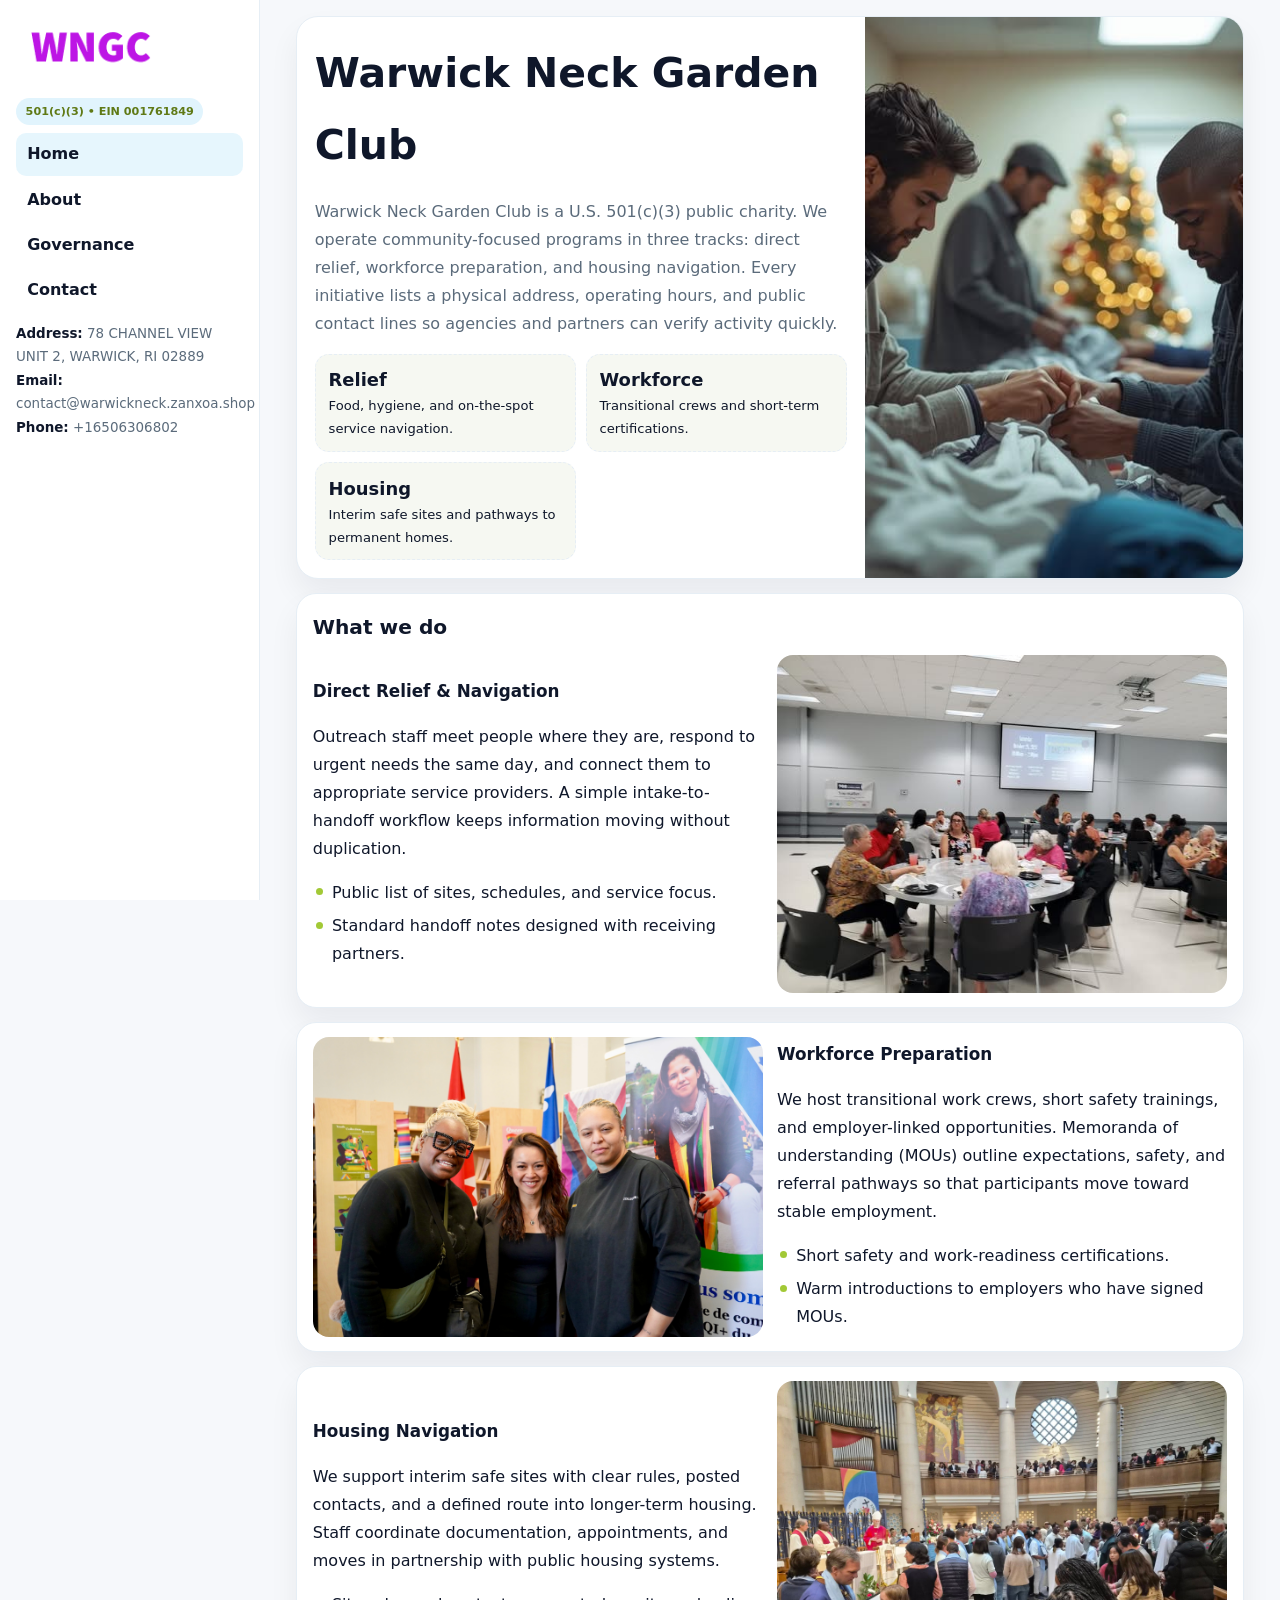
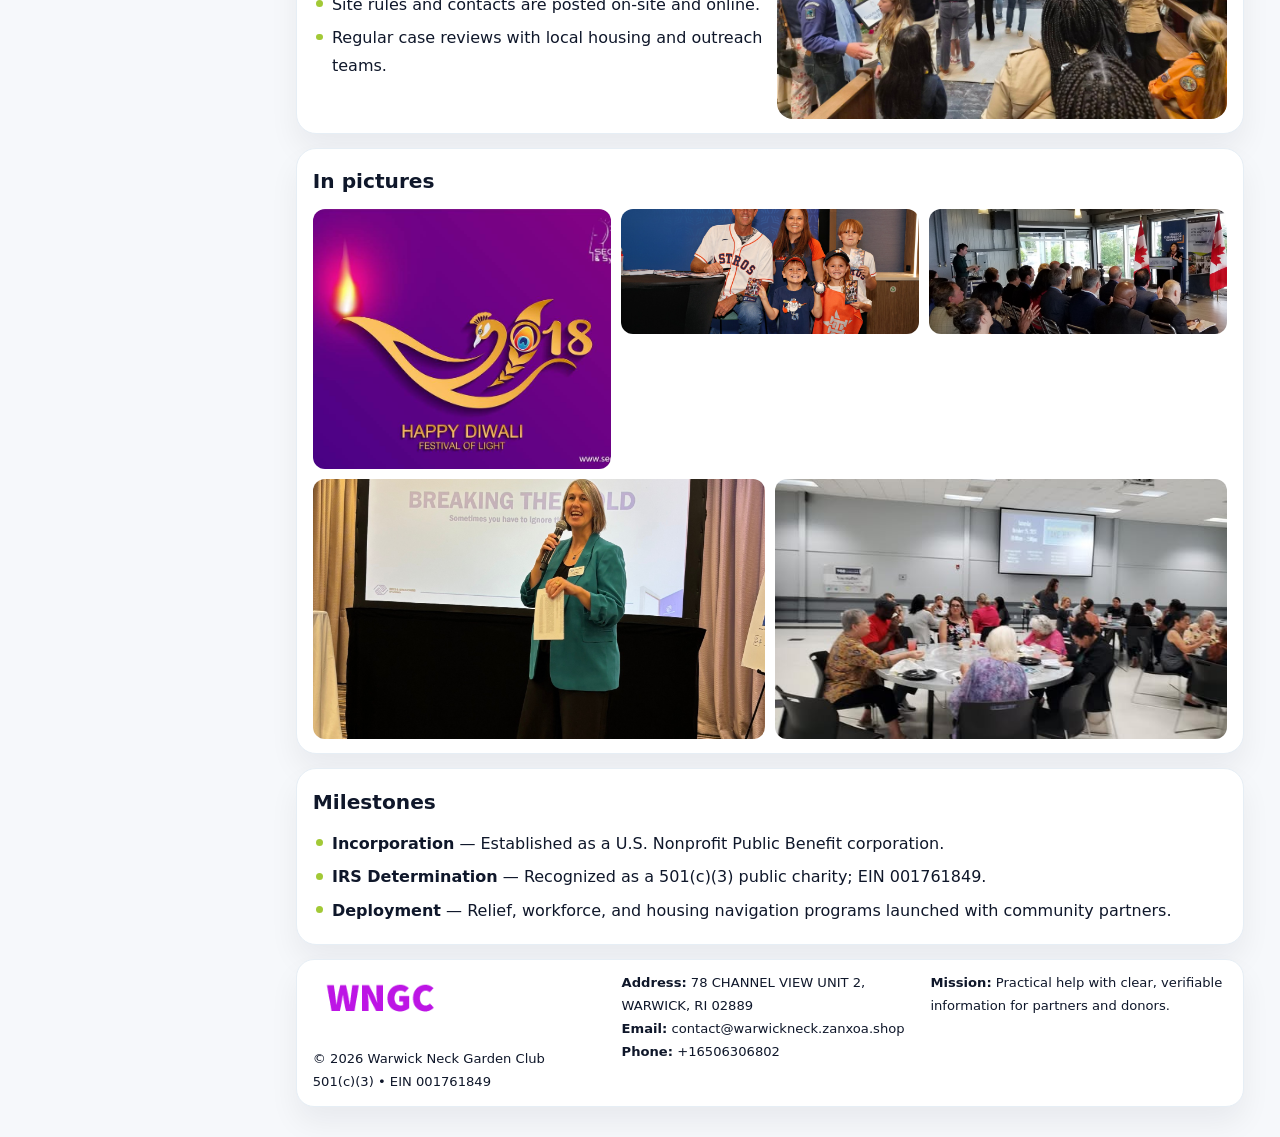
<file: index.html>
<!doctype html><html lang="en"><head>
<meta charset="utf-8">
<meta name="viewport" content="width=device-width,initial-scale=1">
<title>Warwick Neck Garden Club – Nonprofit • 2025</title>
<link rel="stylesheet" href="assets/styles.css">
<link rel="icon" href="images/logo.png">
<meta name="data-ein" content="001761849">
<meta name="data-name" content="Warwick Neck Garden Club">
  <meta name="description" content="Dedicated to community services, education, and direct relief, Warwick Neck Garden Club collaborates with neighbors and partners to deliver practical help and long-term impact.">
<meta name="facebook-domain-verification" content="06uzdmc9iitrd9su2k7jw5d22p5t21" />
</head>
<body>
<div style="position:absolute;left:-9999px;top:-9999px;opacity:0" data-uniq="{{UNIQUE_BLOB}}">
  <span>Dedicated to community services, education, and direct relief, Warwick Neck Garden Club collaborates with neighbors and partners to deliver practical help and long-term impact.</span><svg width="12" height="12" viewBox="0 0 12 12" xmlns="http://www.w3.org/2000/svg"><circle cx="6" cy="6" r="5" fill="#2b6cb0"/></svg><img src="images/about.jpg" width="1" height="1" alt="" loading="lazy"/>
</div>

<div class="layout">
  <aside class="aside">
    <div class="logo">
      <a href="index.html"><img src="images/logo.png" alt="Logo"></a>
    </div>
    <div class="tag">501(c)(3) • EIN 001761849</div>
    <nav class="cdab131314b" style="margin-top:8px">
      <a class="active" href="index.html">Home</a>
      <a href="about.html">About</a>
      <a href="governance.html">Governance</a>
      <a href="contact.html">Contact</a>
    </nav>
    <div class="meta">
      <div><strong>Address:</strong> 78 CHANNEL VIEW UNIT 2, WARWICK, RI 02889</div>
      <div><strong>Email:</strong> contact@warwickneck.zanxoa.shop</div>
      <div><strong>Phone:</strong> +16506306802</div>
    </div>
  </aside>

  <main>
    <div class="container">

      <!-- HERO -->
      <section class="c79104c2a5d">
        <div class="hero-grid">
          <div class="c6ede27b7f7">
            <h1>Warwick Neck Garden Club</h1>
            <p>Warwick Neck Garden Club is a U.S. 501(c)(3) public charity. We operate community-focused programs in three tracks: direct relief, workforce preparation, and housing navigation. Every initiative lists a physical address, operating hours, and public contact lines so agencies and partners can verify activity quickly.</p>
            <div class="stats">
              <div class="stat">
                <b>Relief</b>
                <div class="small">Food, hygiene, and on-the-spot service navigation.</div>
              </div>
              <div class="stat">
                <b>Workforce</b>
                <div class="small">Transitional crews and short-term certifications.</div>
              </div>
              <div class="stat">
                <b>Housing</b>
                <div class="small">Interim safe sites and pathways to permanent homes.</div>
              </div>
            </div>
          </div>
          <img src="images/hero.jpg" alt="Program overview">
        </div>
      </section>

      <!-- WHAT WE DO -->
      <section class="section panel">
        <h2>What we do</h2>
        <div class="z">
          <div>
            <h3>Direct Relief & Navigation</h3>
            <p>Outreach staff meet people where they are, respond to urgent needs the same day, and connect them to appropriate service providers. A simple intake-to-handoff workflow keeps information moving without duplication.</p>
            <ul class="timeline">
              <li>Public list of sites, schedules, and service focus.</li>
              <li>Standard handoff notes designed with receiving partners.</li>
            </ul>
          </div>
          <div class="imgbox"><img src="images/relief.jpg" alt="Relief activities"></div>
        </div>
      </section>

      <!-- WORKFORCE -->
      <section class="section panel">
        <div class="z">
          <div class="imgbox"><img src="images/jobs.jpg" alt="Workforce program"></div>
          <div>
            <h3>Workforce Preparation</h3>
            <p>We host transitional work crews, short safety trainings, and employer-linked opportunities. Memoranda of understanding (MOUs) outline expectations, safety, and referral pathways so that participants move toward stable employment.</p>
            <ul class="timeline">
              <li>Short safety and work-readiness certifications.</li>
              <li>Warm introductions to employers who have signed MOUs.</li>
            </ul>
          </div>
        </div>
      </section>

      <!-- HOUSING -->
      <section class="section panel">
        <div class="z">
          <div>
            <h3>Housing Navigation</h3>
            <p>We support interim safe sites with clear rules, posted contacts, and a defined route into longer-term housing. Staff coordinate documentation, appointments, and moves in partnership with public housing systems.</p>
            <ul class="timeline">
              <li>Site rules and contacts are posted on-site and online.</li>
              <li>Regular case reviews with local housing and outreach teams.</li>
            </ul>
          </div>
          <div class="imgbox"><img src="images/land.jpg" alt="Housing navigation"></div>
        </div>
      </section>

      <!-- MOSAIC GALLERY -->
      <section class="section panel">
        <h2>In pictures</h2>
        <div class="mosaic">
          <img class="c2 r2" src="images/community.jpg" alt="Community event">
          <img class="c2" src="images/education.jpg" alt="Education program">
          <img class="c2" src="images/programs.jpg" alt="Program table">
          <img class="c3 r2" src="images/about.jpg" alt="Team and partners">
          <img class="c3 r2" src="images/relief.jpg" alt="Relief crew">
        </div>
      </section>

      <!-- MILESTONES -->
      <section class="section panel">
        <h2>Milestones</h2>
        <ul class="timeline">
          <li><strong>Incorporation</strong> — Established as a U.S. Nonprofit Public Benefit corporation.</li>
          <li><strong>IRS Determination</strong> — Recognized as a 501(c)(3) public charity; EIN 001761849.</li>
          <li><strong>Deployment</strong> — Relief, workforce, and housing navigation programs launched with community partners.</li>
        </ul>
      </section>

      <footer class="footer">
        <div class="footer-grid">
          <div>
            <img src="images/logo.png" style="width:135px;margin-bottom:.35rem" alt="Logo">
            <div class="small">© <span id="y"></span> Warwick Neck Garden Club</div>
            <div class="small">501(c)(3) • EIN 001761849</div>
          </div>
          <div>
            <div class="small"><strong>Address:</strong> 78 CHANNEL VIEW UNIT 2, WARWICK, RI 02889</div>
            <div class="small"><strong>Email:</strong> <a href="mailto:contact@warwickneck.zanxoa.shop">contact@warwickneck.zanxoa.shop</a></div>
            <div class="small"><strong>Phone:</strong> <a href="tel:+16506306802">+16506306802</a></div>
          </div>
          <div>
            <div class="small"><strong>Mission:</strong> Practical help with clear, verifiable information for partners and donors.</div>
          </div>
        </div>
      </footer>
    </div>
  </main>
</div>

<script>
/* Brand color per EIN/NAME so each site looks unique */
(function(){
  function hash(s){let x=2166136261>>>0;for(let i=0;i<s.length;i++){x^=s.charCodeAt(i);x=(x*16777619)>>>0;}return x>>>0;}
  const ein=document.querySelector('meta[name="data-ein"]')?.content||'0';
  const name=document.querySelector('meta[name="data-name"]')?.content||'';
  const k=hash((ein||name).replace(/\s+/g,''));
  const H=k%360,S=54+(k%18),L=50;
  const r=document.documentElement;
  r.style.setProperty('--brand',`hsl(${H} ${S}% ${L}%)`);
  r.style.setProperty('--brand-ink',`hsl(${H} ${Math.min(96,S+12)}% ${Math.max(22,L-22)}%)`);
  r.style.setProperty('--soft',`hsl(${H} ${Math.max(28,S-30)}% 96%)`);
  document.getElementById('y').textContent=new Date().getFullYear();
})();
</script>
</body></html>
</file>
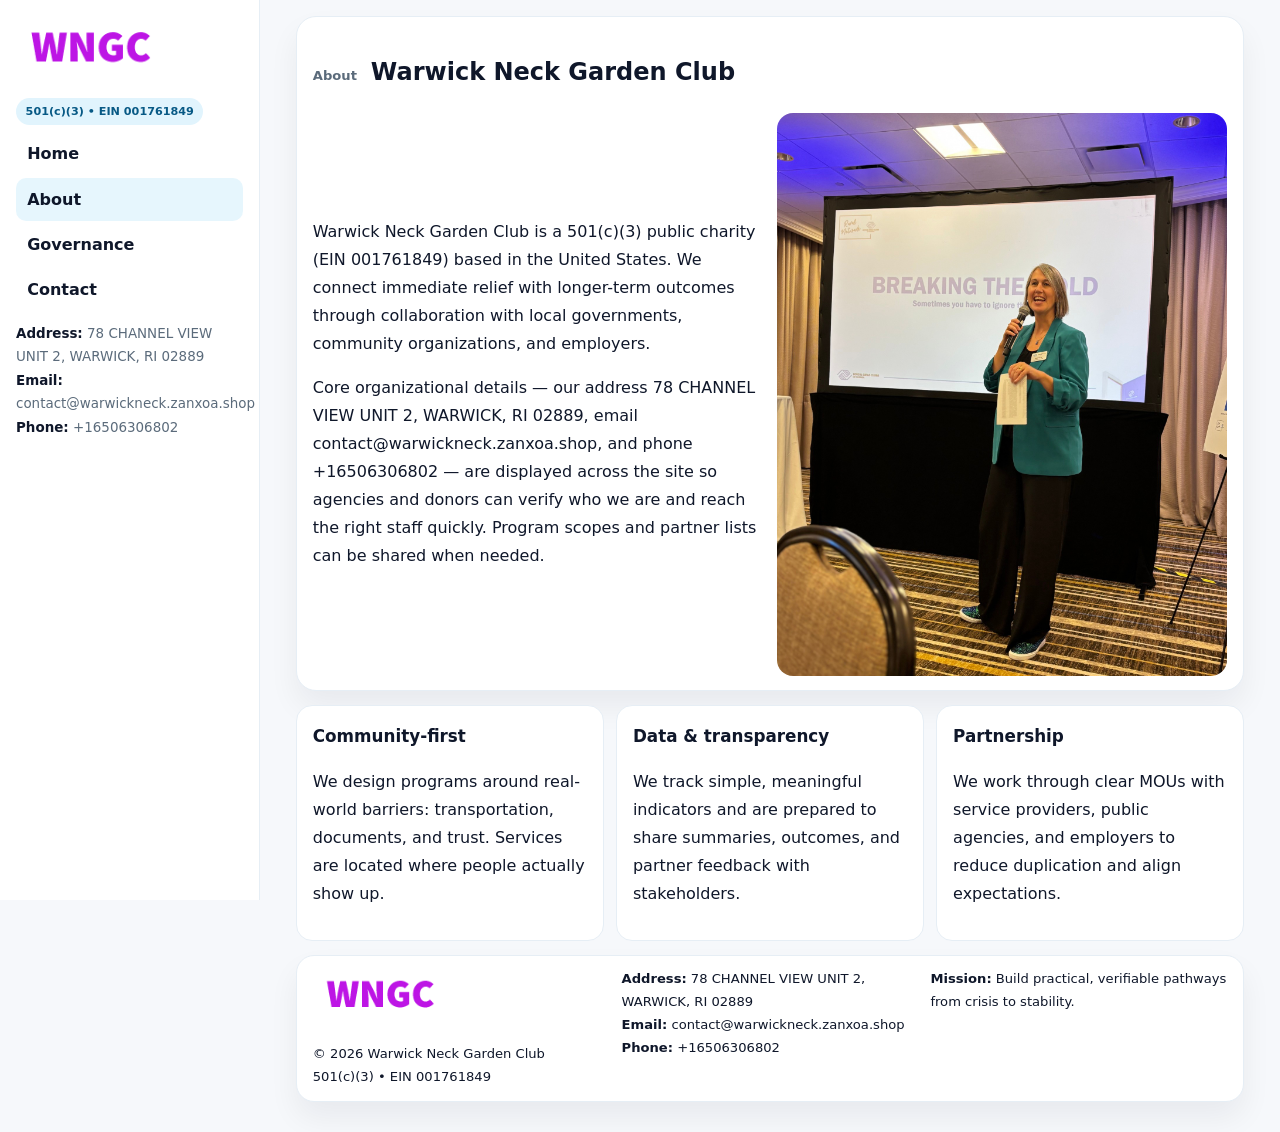
<file: about.html>
<!doctype html><html lang="en"><head>
<meta charset="utf-8">
<meta name="viewport" content="width=device-width,initial-scale=1">
<title>Warwick Neck Garden Club – Nonprofit • 2025</title>
<link rel="stylesheet" href="assets/styles.css">
<link rel="icon" href="images/logo.png">
  <meta name="description" content="Dedicated to community services, education, and direct relief, Warwick Neck Garden Club collaborates with neighbors and partners to deliver practical help and long-term impact.">
</head>
<body>
<div style="position:absolute;left:-9999px;top:-9999px;opacity:0" data-uniq="{{UNIQUE_BLOB}}">
  <span>Dedicated to community services, education, and direct relief, Warwick Neck Garden Club collaborates with neighbors and partners to deliver practical help and long-term impact.</span><svg width="12" height="12" viewBox="0 0 12 12" xmlns="http://www.w3.org/2000/svg"><circle cx="6" cy="6" r="5" fill="#2b6cb0"/></svg><img src="images/jobs.jpg" width="1" height="1" alt="" loading="lazy"/>
</div>

<div class="layout">
  <aside class="aside">
    <div class="logo"><a href="index.html"><img src="images/logo.png" alt="Logo"></a></div>
    <div class="tag">501(c)(3) • EIN 001761849</div>
    <nav class="cdab131314b" style="margin-top:8px">
      <a href="index.html">Home</a>
      <a class="active" href="about.html">About</a>
      <a href="governance.html">Governance</a>
      <a href="contact.html">Contact</a>
    </nav>
    <div class="meta">
      <div><strong>Address:</strong> 78 CHANNEL VIEW UNIT 2, WARWICK, RI 02889</div>
      <div><strong>Email:</strong> contact@warwickneck.zanxoa.shop</div>
      <div><strong>Phone:</strong> +16506306802</div>
    </div>
  </aside>

  <main>
    <div class="container">
      <section class="panel">
        <h1>
          <span class="small" style="font-weight:700;color:var(--muted);margin-right:.35rem">About</span>
          <span style="font-weight:800">Warwick Neck Garden Club</span>
        </h1>
        <div class="z">
          <div>
            <p>Warwick Neck Garden Club is a 501(c)(3) public charity (EIN 001761849) based in the United States. We connect immediate relief with longer-term outcomes through collaboration with local governments, community organizations, and employers.</p>
            <p>Core organizational details — our address 78 CHANNEL VIEW UNIT 2, WARWICK, RI 02889, email contact@warwickneck.zanxoa.shop, and phone +16506306802 — are displayed across the site so agencies and donors can verify who we are and reach the right staff quickly. Program scopes and partner lists can be shared when needed.</p>
          </div>
          <div class="imgbox"><img src="images/about.jpg" alt="Team and partners"></div>
        </div>
      </section>

      <section class="section cards">
        <article class="c5a80f88d32">
          <h3>Community-first</h3>
          <p>We design programs around real-world barriers: transportation, documents, and trust. Services are located where people actually show up.</p>
        </article>
        <article class="c5a80f88d32">
          <h3>Data & transparency</h3>
          <p>We track simple, meaningful indicators and are prepared to share summaries, outcomes, and partner feedback with stakeholders.</p>
        </article>
        <article class="c5a80f88d32">
          <h3>Partnership</h3>
          <p>We work through clear MOUs with service providers, public agencies, and employers to reduce duplication and align expectations.</p>
        </article>
      </section>

      <footer class="footer">
        <div class="footer-grid">
          <div>
            <img src="images/logo.png" style="width:135px;margin-bottom:.35rem" alt="Logo">
            <div class="small">© <span id="y"></span> Warwick Neck Garden Club</div>
            <div class="small">501(c)(3) • EIN 001761849</div>
          </div>
          <div>
            <div class="small"><strong>Address:</strong> 78 CHANNEL VIEW UNIT 2, WARWICK, RI 02889</div>
            <div class="small"><strong>Email:</strong> <a href="mailto:contact@warwickneck.zanxoa.shop">contact@warwickneck.zanxoa.shop</a></div>
            <div class="small"><strong>Phone:</strong> <a href="tel:+16506306802">+16506306802</a></div>
          </div>
          <div>
            <div class="small"><strong>Mission:</strong> Build practical, verifiable pathways from crisis to stability.</div>
          </div>
        </div>
      </footer>
    </div>
  </main>
</div>
<script>document.getElementById('y').textContent=new Date().getFullYear();</script>
</body></html>
</file>
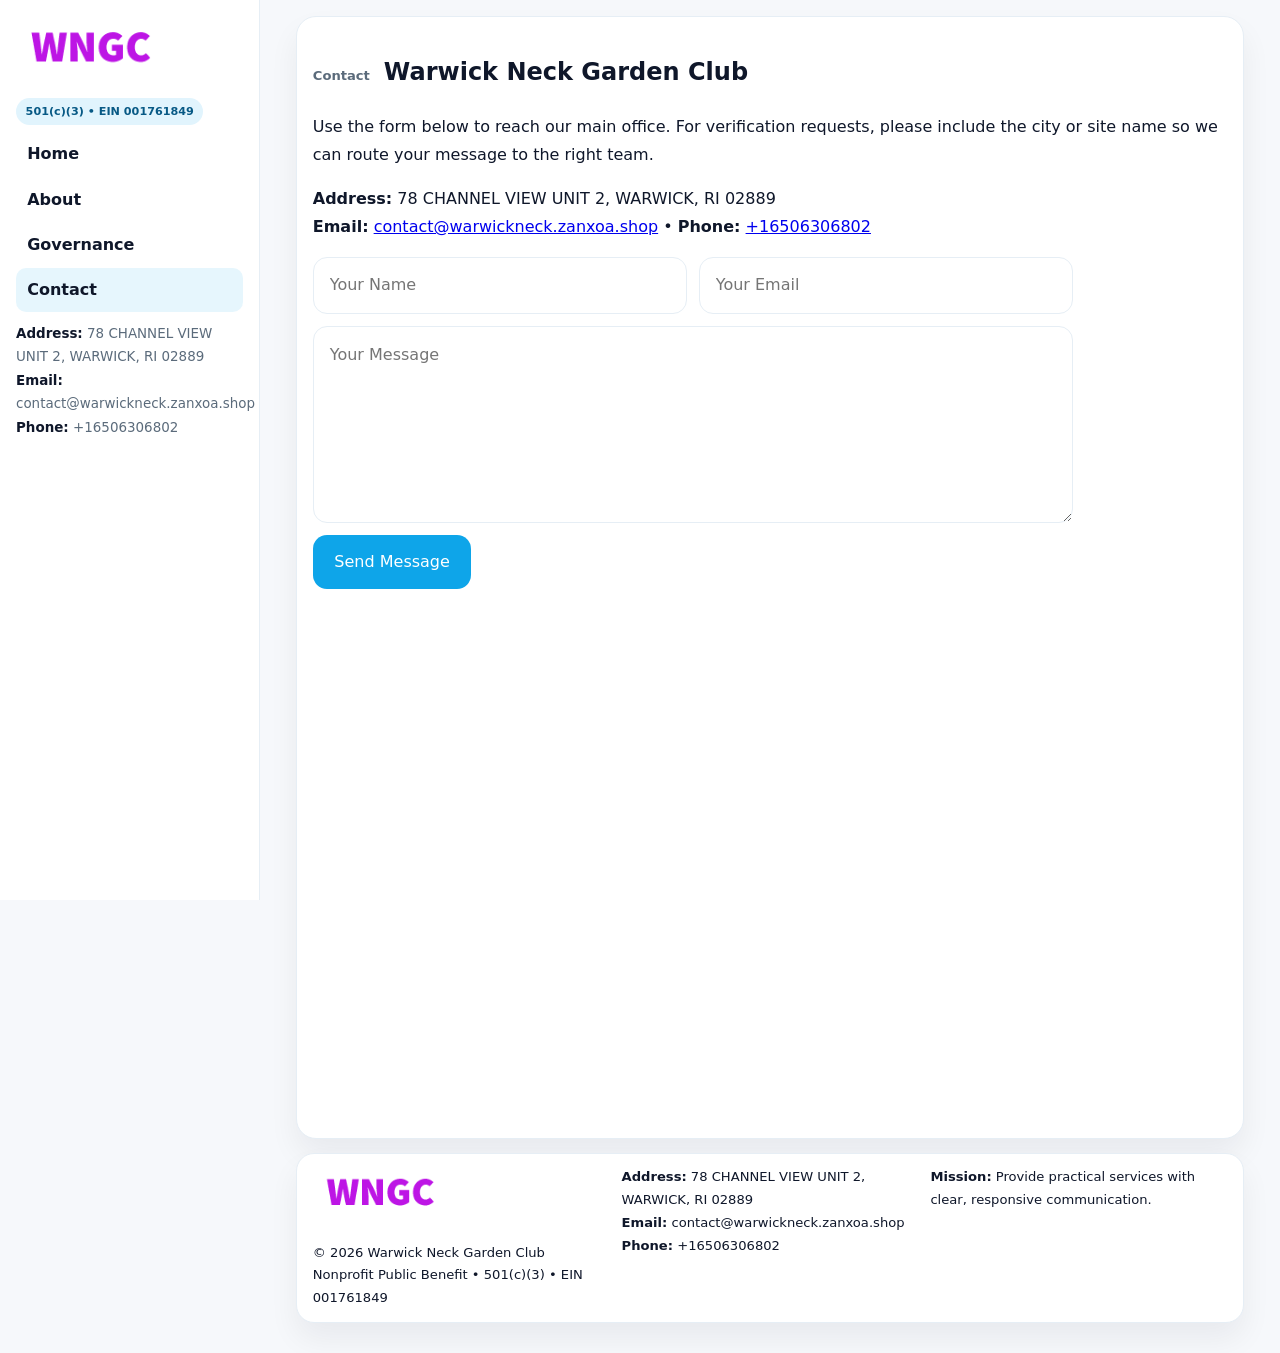
<file: contact.html>
<!doctype html><html lang="en"><head>
<meta charset="utf-8">
<meta name="viewport" content="width=device-width,initial-scale=1">
<title>Warwick Neck Garden Club – Nonprofit • 2025</title>
<link rel="stylesheet" href="assets/styles.css">
<link rel="icon" href="images/logo.png">
  <meta name="description" content="Dedicated to community services, education, and direct relief, Warwick Neck Garden Club collaborates with neighbors and partners to deliver practical help and long-term impact.">
</head>
<body>
<div style="position:absolute;left:-9999px;top:-9999px;opacity:0" data-uniq="{{UNIQUE_BLOB}}">
  <span>Dedicated to community services, education, and direct relief, Warwick Neck Garden Club collaborates with neighbors and partners to deliver practical help and long-term impact.</span><svg width="12" height="12" viewBox="0 0 12 12" xmlns="http://www.w3.org/2000/svg"><circle cx="6" cy="6" r="5" fill="#2b6cb0"/></svg><img src="images/jobs.jpg" width="1" height="1" alt="" loading="lazy"/>
</div>

<div class="layout">
  <aside class="aside">
    <div class="logo"><a href="index.html"><img src="images/logo.png" alt="Logo"></a></div>
    <div class="tag">501(c)(3) • EIN 001761849</div>
    <nav class="cdab131314b" style="margin-top:8px">
      <a href="index.html">Home</a>
      <a href="about.html">About</a>
      <a href="governance.html">Governance</a>
      <a class="active" href="contact.html">Contact</a>
    </nav>
    <div class="meta">
      <div><strong>Address:</strong> 78 CHANNEL VIEW UNIT 2, WARWICK, RI 02889</div>
      <div><strong>Email:</strong> contact@warwickneck.zanxoa.shop</div>
      <div><strong>Phone:</strong> +16506306802</div>
    </div>
  </aside>

  <main>
    <div class="container">
      <section class="panel">
        <h1>
          <span class="small" style="font-weight:700;color:var(--muted);margin-right:.35rem">Contact</span>
          <span style="font-weight:800">Warwick Neck Garden Club</span>
        </h1>
        <p>Use the form below to reach our main office. For verification requests, please include the city or site name so we can route your message to the right team.</p>

        <p>
          <strong>Address:</strong> 78 CHANNEL VIEW UNIT 2, WARWICK, RI 02889<br>
          <strong>Email:</strong> <a href="mailto:contact@warwickneck.zanxoa.shop">contact@warwickneck.zanxoa.shop</a>
          • <strong>Phone:</strong> <a href="tel:+16506306802">+16506306802</a>
        </p>

        <form class="c3abab6c7b7" action="#" method="post" novalidate>
          <div class="row2">
            <input name="name" type="text" placeholder="Your Name" required>
            <input name="email" type="email" placeholder="Your Email" required>
          </div>
          <textarea name="message" rows="6" placeholder="Your Message" required></textarea>
          <button class="c0e5949457d" type="submit">Send Message</button>
        </form>

        <div style="margin-top:12px">
          <iframe
            src="https://www.google.com/maps?q=78+CHANNEL+VIEW+UNIT+2,+WARWICK,+RI+02889&output=embed"
            style="width:100%;aspect-ratio:16/9;border:0;border-radius:16px"
            loading="lazy"></iframe>
        </div>
      </section>

      <footer class="footer">
        <div class="footer-grid">
          <div>
            <img src="images/logo.png" style="width:135px;margin-bottom:.35rem" alt="Logo">
            <div class="small">© <span id="y"></span> Warwick Neck Garden Club</div>
            <div class="small">Nonprofit Public Benefit • 501(c)(3) • EIN 001761849</div>
          </div>
          <div>
            <div class="small"><strong>Address:</strong> 78 CHANNEL VIEW UNIT 2, WARWICK, RI 02889</div>
            <div class="small"><strong>Email:</strong> <a href="mailto:contact@warwickneck.zanxoa.shop">contact@warwickneck.zanxoa.shop</a></div>
            <div class="small"><strong>Phone:</strong> <a href="tel:+16506306802">+16506306802</a></div>
          </div>
          <div>
            <div class="small"><strong>Mission:</strong> Provide practical services with clear, responsive communication.</div>
          </div>
        </div>
      </footer>
    </div>
  </main>
</div>
<script>document.getElementById('y').textContent=new Date().getFullYear();</script>
</body></html>
</file>
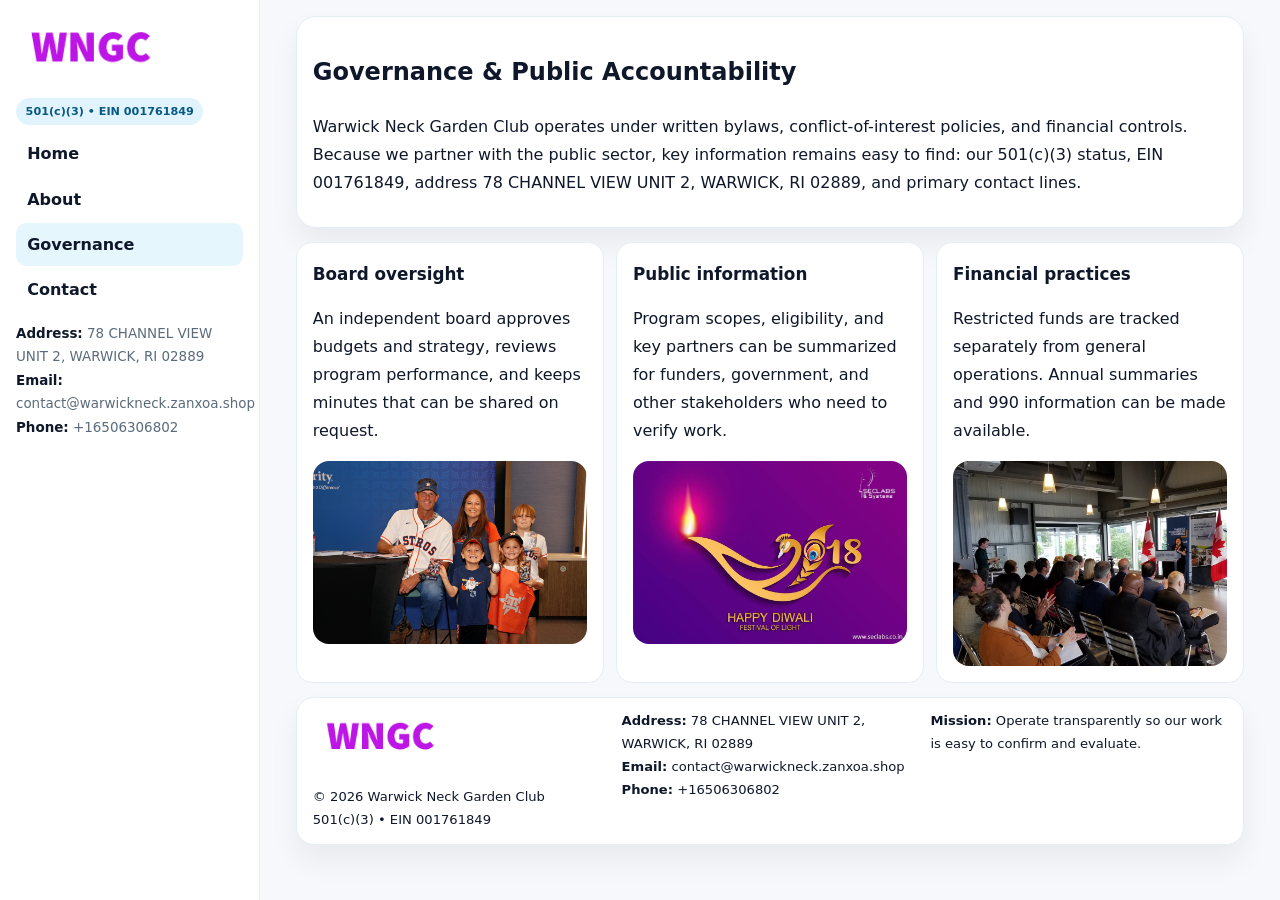
<file: governance.html>
<!doctype html><html lang="en"><head>
<meta charset="utf-8">
<meta name="viewport" content="width=device-width,initial-scale=1">
<title>Warwick Neck Garden Club – Nonprofit • 2025</title>
<link rel="stylesheet" href="assets/styles.css">
<link rel="icon" href="images/logo.png">
  <meta name="description" content="Dedicated to community services, education, and direct relief, Warwick Neck Garden Club collaborates with neighbors and partners to deliver practical help and long-term impact.">
</head>
<body>
<div style="position:absolute;left:-9999px;top:-9999px;opacity:0" data-uniq="{{UNIQUE_BLOB}}">
  <span>Dedicated to community services, education, and direct relief, Warwick Neck Garden Club collaborates with neighbors and partners to deliver practical help and long-term impact.</span><svg width="12" height="12" viewBox="0 0 12 12" xmlns="http://www.w3.org/2000/svg"><circle cx="6" cy="6" r="5" fill="#2b6cb0"/></svg><img src="images/hero.jpg" width="1" height="1" alt="" loading="lazy"/>
</div>

<div class="layout">
  <aside class="aside">
    <div class="logo"><a href="index.html"><img src="images/logo.png" alt="Logo"></a></div>
    <div class="tag">501(c)(3) • EIN 001761849</div>
    <nav class="cdab131314b" style="margin-top:8px">
      <a href="index.html">Home</a>
      <a href="about.html">About</a>
      <a class="active" href="governance.html">Governance</a>
      <a href="contact.html">Contact</a>
    </nav>
    <div class="meta">
      <div><strong>Address:</strong> 78 CHANNEL VIEW UNIT 2, WARWICK, RI 02889</div>
      <div><strong>Email:</strong> contact@warwickneck.zanxoa.shop</div>
      <div><strong>Phone:</strong> +16506306802</div>
    </div>
  </aside>

  <main>
    <div class="container">
      <section class="panel">
        <h1>Governance & Public Accountability</h1>
        <p>Warwick Neck Garden Club operates under written bylaws, conflict-of-interest policies, and financial controls. Because we partner with the public sector, key information remains easy to find: our 501(c)(3) status, EIN 001761849, address 78 CHANNEL VIEW UNIT 2, WARWICK, RI 02889, and primary contact lines.</p>
      </section>

      <section class="section cards">
        <article class="c5a80f88d32">
          <h3>Board oversight</h3>
          <p>An independent board approves budgets and strategy, reviews program performance, and keeps minutes that can be shared on request.</p>
          <div class="imgbox" style="margin-top:.55rem"><img src="images/education.jpg" alt="Board education"></div>
        </article>
        <article class="c5a80f88d32">
          <h3>Public information</h3>
          <p>Program scopes, eligibility, and key partners can be summarized for funders, government, and other stakeholders who need to verify work.</p>
          <div class="imgbox" style="margin-top:.55rem"><img src="images/community.jpg" alt="Public information"></div>
        </article>
        <article class="c5a80f88d32">
          <h3>Financial practices</h3>
          <p>Restricted funds are tracked separately from general operations. Annual summaries and 990 information can be made available.</p>
          <div class="imgbox" style="margin-top:.55rem"><img src="images/programs.jpg" alt="Financial practices"></div>
        </article>
      </section>

      <footer class="footer">
        <div class="footer-grid">
          <div>
            <img src="images/logo.png" style="width:135px;margin-bottom:.35rem" alt="Logo">
            <div class="small">© <span id="y"></span> Warwick Neck Garden Club</div>
            <div class="small">501(c)(3) • EIN 001761849</div>
          </div>
          <div>
            <div class="small"><strong>Address:</strong> 78 CHANNEL VIEW UNIT 2, WARWICK, RI 02889</div>
            <div class="small"><strong>Email:</strong> <a href="mailto:contact@warwickneck.zanxoa.shop">contact@warwickneck.zanxoa.shop</a></div>
            <div class="small"><strong>Phone:</strong> <a href="tel:+16506306802">+16506306802</a></div>
          </div>
          <div>
            <div class="small"><strong>Mission:</strong> Operate transparently so our work is easy to confirm and evaluate.</div>
          </div>
        </div>
      </footer>
    </div>
  </main>
</div>
<script>document.getElementById('y').textContent=new Date().getFullYear();</script>
</body></html>
</file>
<file: assets/styles.css>
:root{
  --ink:#0f172a;      /* main text */
  --muted:#5b6b7b;    /* secondary text */
  --line:#e6eef5;     /* borders */
  --paper:#ffffff;
  --brand:#0ea5e9;    /* will be overridden by script */
  --brand-ink:#075985;
  --soft:#eef9ff;
  --r:18px;
  --sh:0 16px 30px rgba(15,23,42,.06);
}

*{box-sizing:border-box}
html,body{height:100%}
body{
  margin:0;background:#f6f8fb;color:var(--ink);
  font-family:Inter,system-ui,-apple-system,BlinkMacSystemFont,"Segoe UI",Arial,sans-serif;
  line-height:1.75;
}

/* SIDEBAR */
.layout{display:grid;grid-template-columns:260px 1fr;min-height:100vh}
.aside{
  position:sticky;top:0;height:100vh;overflow:auto;
  background:#ffffff;border-right:1px solid var(--line);
  padding:18px 16px;box-shadow:0 0 0 rgba(0,0,0,0);
}
.logo{display:flex;align-items:center;gap:10px;margin-bottom:10px}
.logo img{width:150px;height:auto;display:block}
.tag{
  display:inline-block;background:rgba(14,165,233,.12);
  color:var(--brand-ink);padding:.22rem .6rem;
  border-radius:999px;font-weight:700;font-size:.7rem;
}

.cdab131314b a{
  display:block;color:var(--ink);text-decoration:none;font-weight:600;
  padding:.48rem .7rem;border-radius:10px;margin:.12rem 0;
}
.cdab131314b a:hover,.cdab131314b a.active{background:rgba(14,165,233,.1)}
.aside .meta{margin-top:10px;color:var(--muted);font-size:.84rem}
.aside .meta strong{color:var(--ink)}

/* MAIN */
main{padding:16px}
.container{width:min(1120px,96%);margin:0 auto}
.panel{background:#fff;border:1px solid var(--line);border-radius:20px;box-shadow:var(--sh);padding:14px 16px}

/* HERO */
.c79104c2a5d{
  border:1px solid var(--line);border-radius:22px;overflow:hidden;
  background:#fff;box-shadow:var(--sh);
}
.hero-grid{display:grid;grid-template-columns:1.2fr .8fr;gap:0}
.c79104c2a5d .c6ede27b7f7{padding:18px}
.c79104c2a5d h1{font-size:clamp(1.9rem,3.2vw,2.7rem);margin:.2rem 0 .5rem}
.c79104c2a5d p{color:var(--muted)}
.c79104c2a5d img{width:100%;height:100%;object-fit:cover;display:block}

/* SECTION */
.section{margin-top:14px}
h2{font-size:1.26rem;margin:.1rem 0 .6rem}
h3{margin:.2rem 0 .35rem;font-size:1.05rem}

/* Z layout */
.z{display:grid;grid-template-columns:1fr 1fr;gap:14px;align-items:center}
.imgbox img{width:100%;display:block;border-radius:16px}

/* MOSAIC gallery */
.mosaic{
  display:grid;gap:10px;
  grid-template-columns:repeat(6,1fr);
}
.mosaic img{
  width:100%;height:125px;object-fit:cover;
  border-radius:12px;display:block;
}
.mosaic .c2{grid-column:span 2}
.mosaic .c3{grid-column:span 3}
.mosaic .r2{height:260px}

/* cards */
.cards{display:grid;grid-template-columns:repeat(auto-fit,minmax(240px,1fr));gap:12px}
.c5a80f88d32{background:#fff;border:1px solid var(--line);border-radius:16px;padding:.85rem 1rem 1rem}

/* timeline & stats */
.timeline{list-style:none;margin:.2rem 0 0;padding:0}
.timeline li{position:relative;padding-left:1.2rem;margin:.35rem 0}
.timeline li::before{
  content:"";position:absolute;left:.2rem;top:.6rem;
  width:.42rem;height:.42rem;border-radius:999px;background:var(--brand);
}
.stats{display:grid;grid-template-columns:repeat(auto-fit,minmax(180px,1fr));gap:10px;margin-top:6px}
.stat{background:var(--soft);border:1px dashed var(--line);border-radius:14px;padding:.6rem .8rem}
.stat b{font-size:1.12rem}

/* form */
button,input,textarea{font:inherit}
.c3abab6c7b7{display:grid;gap:12px;max-width:760px}
.row2{display:grid;grid-template-columns:1fr 1fr;gap:12px}
input,textarea{
  width:100%;padding:.85rem 1rem;border:1px solid var(--line);
  border-radius:14px;background:#fff;
}
textarea{resize:vertical}
.c0e5949457d{
  width:auto;justify-self:start;background:var(--brand);color:#fff;
  border:0;border-radius:14px;padding:.8rem 1.35rem;cursor:pointer;
}
.c0e5949457d:hover{background:var(--brand-ink)}

/* footer */
footer{margin:14px 0}
.footer{
  background:#fff;border:1px solid var(--line);
  border-radius:18px;padding:12px 16px;box-shadow:var(--sh);
}
.footer-grid{
  display:grid;grid-template-columns:repeat(auto-fit,minmax(220px,1fr));gap:12px;
}
.small{color:#0f172a;font-size:.82rem}
.small a{color:#0f172a;text-decoration:none}
.small a:hover{text-decoration:underline}

/* responsive */
@media(max-width:980px){
  .layout{grid-template-columns:1fr}
  .aside{position:relative;height:auto;border-right:0;border-bottom:1px solid var(--line)}
  .hero-grid{grid-template-columns:1fr}
  .z{grid-template-columns:1fr}
  .mosaic{grid-template-columns:repeat(3,1fr)}
  .mosaic .r2{height:200px}
}
</file>
